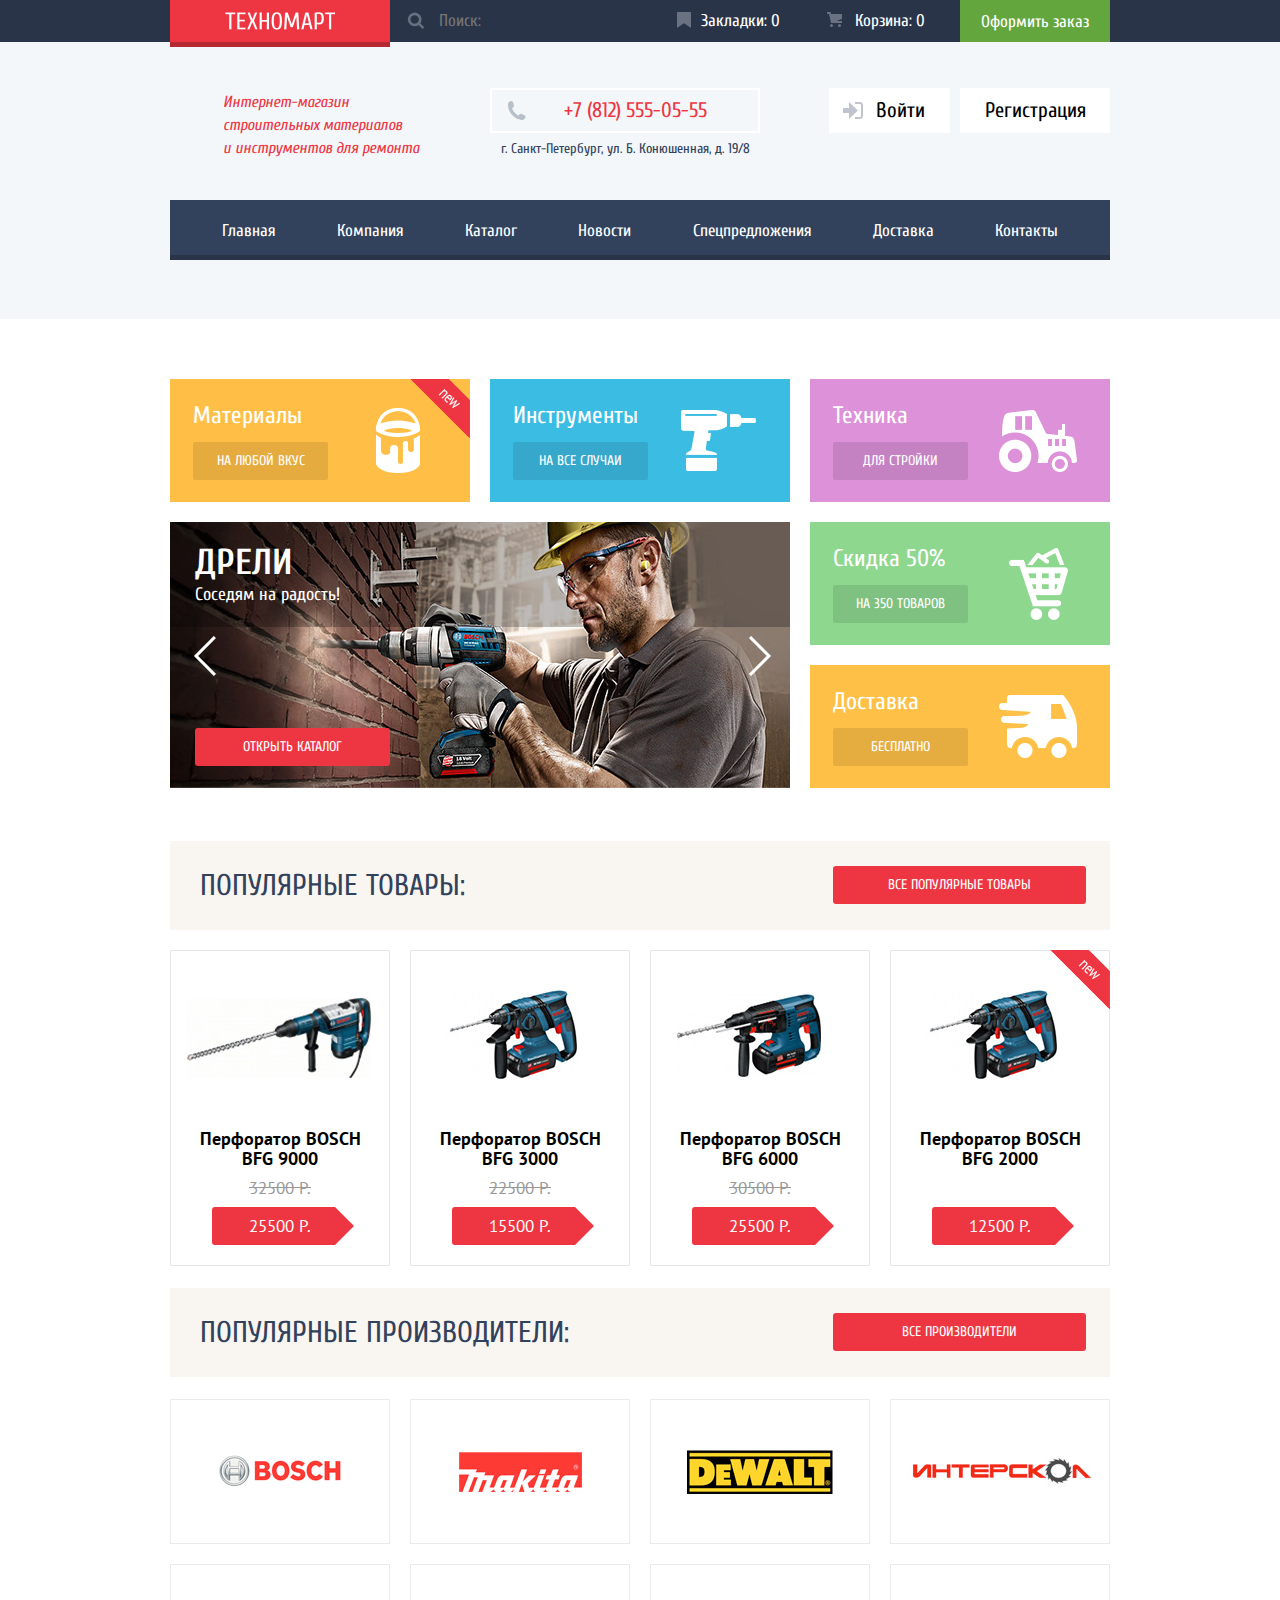
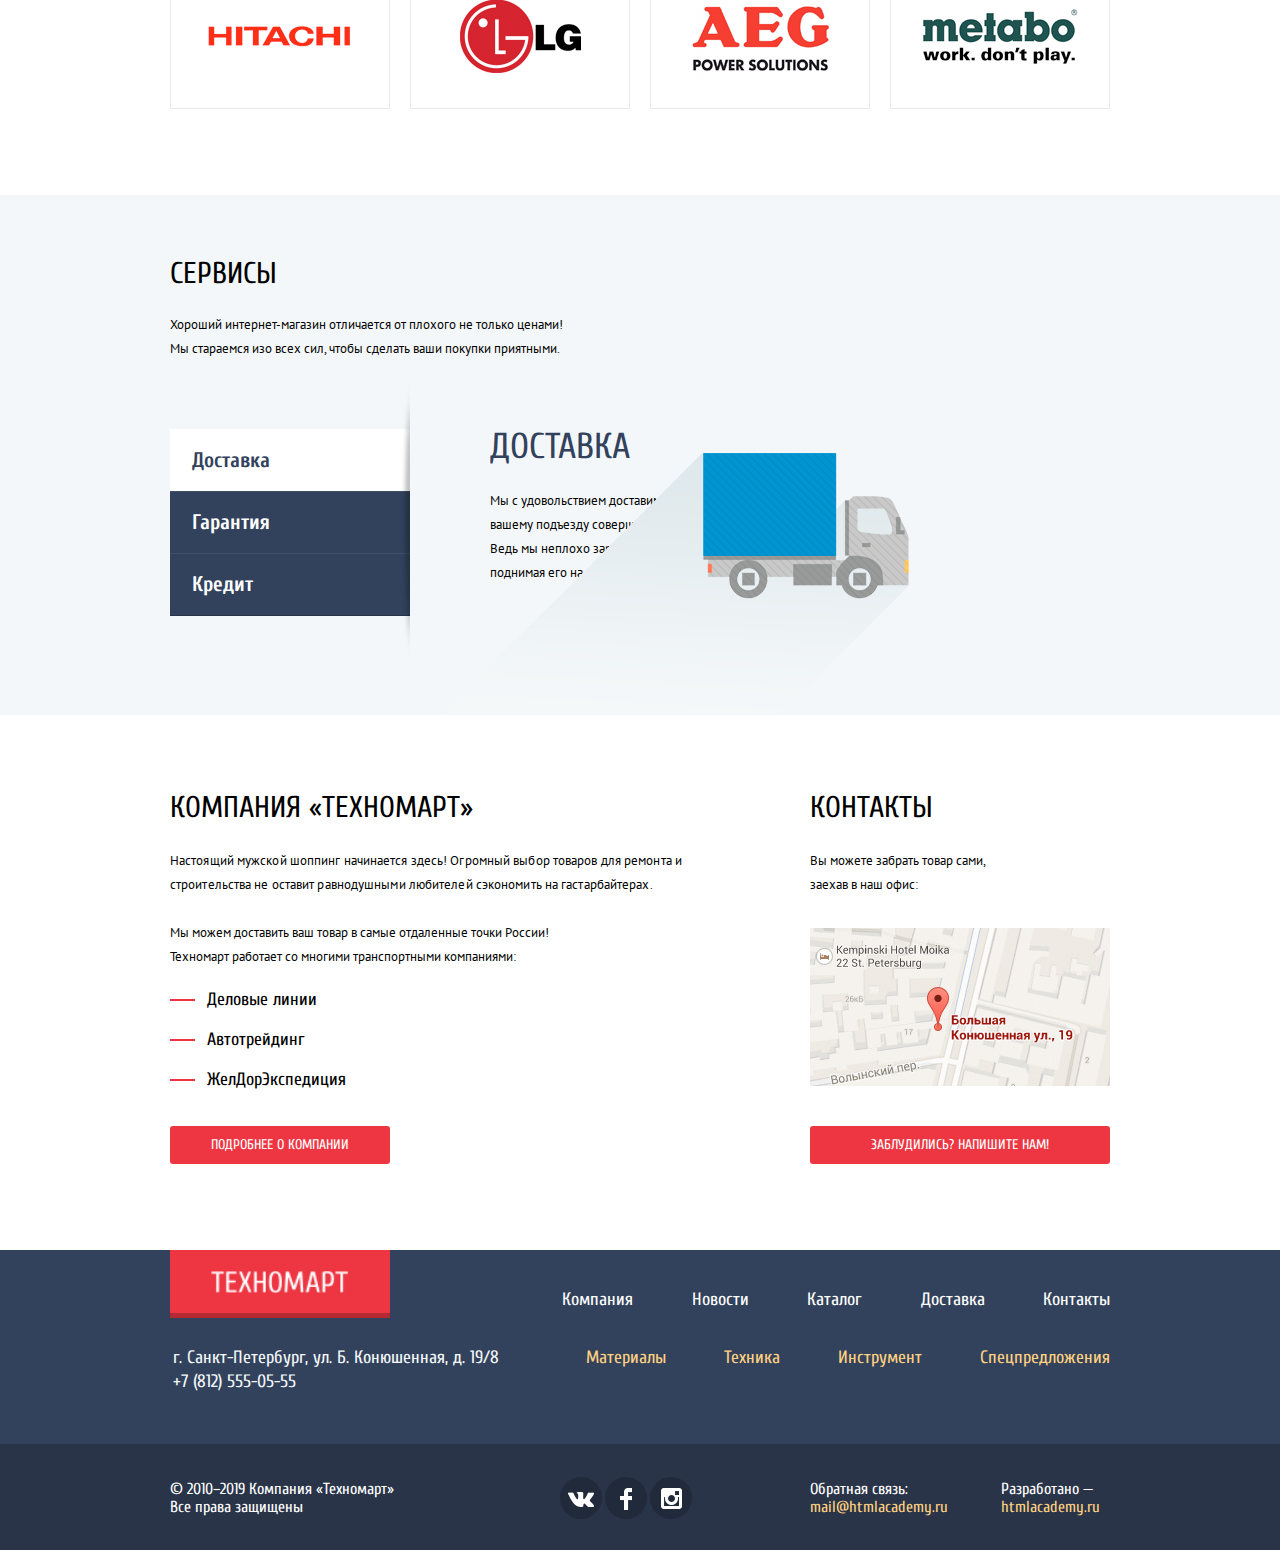
<file: index.html>
<!DOCTYPE html>
<html lang="ru">
  <head>
    <meta charset="utf-8">
    <meta name="format-detection" content="telephone=no">
    <title>HTML Academy: Техномарт</title>
    <link href="https://fonts.googleapis.com/css?family=Cuprum:400,400i,700&amp;subset=cyrillic" rel="stylesheet">
    <link href="https://fonts.googleapis.com/css?family=PT+Sans:400,700&amp;subset=cyrillic" rel="stylesheet">
    <link href="css/normalize.css" rel="stylesheet">
    <link href="css/style-mini.css" rel="stylesheet">
  </head>
  <body>
    <header class="main-header">
      <section class="upper-section">
        <h2 class="visually-hidden">Шапка сайта</h2>
        <div class="container">
          <a class="logo" href="index.html">
            <img src="img/technomart.png" width="111" height="18" alt="Техномарт"/>
          </a>
          <div class="search-section">
            <form action="#" method="get" enctype="multipart/form-data">
              <input id="search" type="search" name="main-search" placeholder="Поиск:" aria-label="Поиск">
              <label class="search-label" for="search"></label>
            </form>
          </div>
          <ul class="user-instruments">
            <li>
              <a class="bookmarks upper-section-button" href="bookmarks.html">Закладки: 0</a>
            </li>
            <li>
              <a class="cart upper-section-button" href="cart.html">Корзина: 0</a>
            </li>
          </ul>
          <a class="user-checkout" href="order.html">Оформить заказ</a>
        </div>
      </section>
      <section class="info-section">
        <h2 class="visually-hidden">Краткая информация и контакты</h2>
        <div class="container">
          <p class="text-about-company">Интернет-магазин<br>строительных материалов<br>и инструментов для ремонта</p>
          <div class="contacts">
            <a class="button phone-button" href="tel:+78125550555"><span>+7 (812) 555-05-55</span></a>
            <p class="address">г. Санкт-Петербург, ул. Б. Конюшенная, д. 19/8</p>
          </div>
          <ul class="user-main-buttons">
              <li>
                <a class="user-main-button login-button" href="login.html">
                  <svg xmlns="http://www.w3.org/2000/svg" width="20" height="17" viewBox="0 0 20 17">
                      <path fill="#32425C" d="M14.875 8.5L6 0v6H0v5h6v6z"/>
                      <path fill="#32425C" d="M16.986 15.01h-5.027V17h5.027c2.178 0 3.004-1.81 3.029-3.026V3.028C19.99 1.811 19.164 0 16.986 0h-5.027v1.99h5.027c.839 0 .992.681 1.01 1.057v10.904c-.017.376-.171 1.059-1.01 1.059z"/>
                  </svg>Войти
                </a>
            </li>
              <li><a class="user-main-button registration-button" href="registration.html">Регистрация</a></li>
          </ul>
        </div>
      </section>
      <nav class="main-navigation">
        <div class="container">
          <ul class="main-navigation-list">
            <li class="main-navigation-item"><a class="main-navigation-button" href="index.html">Главная</a></li>
            <li class="main-navigation-item"><a class="main-navigation-button" href="about.html">Компания</a></li>
            <li class="main-navigation-item"><a class="main-navigation-button" href="catalog.html">Каталог</a></li>
            <li class="main-navigation-item"><a class="main-navigation-button" href="news.html">Новости</a></li>
            <li class="main-navigation-item"><a class="main-navigation-button" href="special-offers.html">Спецпредложения</a></li>
            <li class="main-navigation-item"><a class="main-navigation-button" href="shipping.html">Доставка</a></li>
            <li class="main-navigation-item"><a class="main-navigation-button" href="contacts.html">Контакты</a></li>
          </ul>
        </div>
      </nav>
    </header>
    <main>
      <section class="infoblock-section">
        <h2 class="visually-hidden">Товары скидки доставка</h2>
        <div class="product-blocks container">
          <div class="infoblock product-block-materials">
            <div class="flag flag-new">новинка</div>
            <div class="infoblock-left-side">
              <h3>Материалы</h3>
              <a class="infoblock-button" href="materials.html">На любой вкус</a>
            </div>
            <div class="infoblock-right-side">
              <img src="img/icon-1.png" width="44" height="65" alt="Банка краски">
            </div>
          </div>
          <div class="infoblock product-block-instruments">
              <div class="infoblock-left-side">
                <h3>Инструменты</h3>
                <a class="infoblock-button" href="instruments.html">На все случаи</a>
              </div>
              <div class="infoblock-right-side">
                <img src="img/icon-2.png" width="75" height="61" alt="Шруповерт">
              </div>
          </div>
          <div class="infoblock product-block-tech">
              <div class="infoblock-left-side">
                <h3>Техника</h3>
                <a class="infoblock-button" href="tech.html">Для стройки</a>
              </div>
              <div class="infoblock-right-side">
                <img src="img/icon-3.png" width="78" height="62" alt="Трактор">
              </div>
          </div>
        </div>
        <div class="fiture-blocks container">
          <div class="slider">
            <div class="slider-controls">
              <button class="slide-button last-slide-button" type="button" name="last-slide"><img src="img/icon-left.png" width="22" height="40" alt="стрелка влево"></button>
              <button class="slide-button next-slide-button" type="button" name="next-slide"><img src="img/icon-right.png" width="22" height="40" alt="стрелка вправо"></button>
            </div>
            <ul class="slider-list">
              <li class="slide-on">
                <img class="slide-image" src="img/drill.jpg" width="620" height="266" alt="Мужик с дрелью">
                <h3>Дрели</h3>
                <p>Соседям на радость!</p>
                <a class="red-button slider-link-button" href="drills.html">Открыть каталог</a>
              </li>
              <li class="slide-off">
                <img class="slide-image" src="img/perf.jpg" width="620" height="266" alt="Мужик с перфоратором">
                <h3>Перфораторы</h3>
                <p>Настоящие мужские игрушки</p>
                <a class="red-button slider-link-button" href="drills.html">Открыть каталог</a>
              </li>
            </ul>
          </div>
          <div class="sevise-blocks">
            <div class="infoblock fiture-block-sale">
                <div class="infoblock-left-side">
                  <h3>Скидка 50%</h3>
                  <a class="infoblock-button" href="sale.html">На 350 товаров</a>
                </div>
                <div class="infoblock-right-side">
                  <img src="img/icon-4.png" width="59" height="72" alt="Трактор">
                </div>
            </div>
            <div class="infoblock fiture-block-ship">
                <div class="infoblock-left-side">
                  <h3>Доставка</h3>
                  <a class="infoblock-button" href="ship.html">Бесплатно</a>
                </div>
                <div class="infoblock-right-side">
                  <img src="img/icon-5.png" width="78" height="63" alt="Трактор">
                </div>
            </div>
          </div>
        </div>
      </section>
      <section class="popular-products-name">
        <div class="container">
          <h2>Популярные товары:</h2>
          <a class="red-button popular-products-button" href="#">Все популярные товары</a>
        </div>
      </section>
      <section class="popular-products">
        <h2 class="visually-hidden">Популярные товары список:</h2>
        <div class="container">
          <ul class="main-catalog-list">
            <li class="catalog-item main-catalog-item">
              <div class="actions">
                <a href="#" class="buy">Купить</a>
                <a href="#" class="bookmark">В закладки</a>
              </div>
              <div class="catalog-item-image"><img width="218" height="168" src="img/bosh-bfg-9000.jpg" alt="Товар"></div>
              <div class="catalog-item-title">Перфоратор BOSCH BFG 9000</div>
              <div class="old-price">32500 Р.</div>
              <div class="price">25500 Р.</div>
            </li>
            <li class="catalog-item main-catalog-item">
              <div class="actions">
                <a href="#" class="buy">Купить</a>
                <a href="#" class="bookmark">В закладки</a>
              </div>
              <div class="catalog-item-image"><img width="218" height="168" src="img/bosh-bfg-3000.jpg" alt="Товар"></div>
              <div class="catalog-item-title">Перфоратор BOSCH BFG 3000</div>
              <div class="old-price">22500 Р.</div>
              <div class="price">15500 Р.</div>
            </li>
            <li class="catalog-item main-catalog-item">
              <div class="actions">
                <a href="#" class="buy">Купить</a>
                <a href="#" class="bookmark">В закладки</a>
              </div>
              <div class="catalog-item-image"><img width="218" height="168" src="img/bosh-bfg-6000.jpg" alt="Товар"></div>
              <div class="catalog-item-title">Перфоратор BOSCH BFG 6000</div>
              <div class="old-price">30500 Р.</div>
              <div class="price">25500 Р.</div>
            </li>
            <li class="catalog-item main-catalog-item">
              <div class="flag flag-new">новинка</div>
              <div class="actions">
                <a href="#" class="buy">Купить</a>
                <a href="#" class="bookmark">В закладки</a>
              </div>
              <div class="catalog-item-image"><img width="218" height="168" src="img/bosh-bfg-2000.jpg" alt="Товар"></div>
              <div class="catalog-item-title">Перфоратор BOSCH BFG 2000</div>
              <div class="old-price"></div>
              <div class="price">12500 Р.</div>
            </li>
          </ul>
        </div>
      </section>
      <section class="popular-manufacturers-name">
        <div class="container">
          <h2>Популярные производители:</h2>
          <a class="red-button popular-manufacturers-button" href="#">Все производители</a>
        </div>
      </section>
      <section class="popular-manufacturers">
        <h2 class="visually-hidden">Популярные производители список:</h2>
        <div class="container">
          <a class="manufacturer-link" href="#"><img src="img/bosch.png" width="126" height="37" alt="bosh"></a>
          <a class="manufacturer-link" href="#"><img src="img/makita.png" width="123" height="40" alt="makita"></a>
          <a class="manufacturer-link" href="#"><img src="img/dewalt.png" width="146" height="44" alt="dewalt"></a>
          <a class="manufacturer-link" href="#"><img src="img/interscol.png" width="200" height="88" alt="interscol"></a>
          <a class="manufacturer-link" href="#"><img src="img/hitachi.png" width="169" height="31" alt="hitachi"></a>
          <a class="manufacturer-link" href="#"><img src="img/lg.png" width="121" height="73" alt="lg"></a>
          <a class="manufacturer-link" href="#"><img src="img/aeg.png" width="151" height="96" alt="aeg"></a>
          <a class="manufacturer-link" href="#"><img src="img/metabo.png" width="204" height="69" alt="metabo"></a>
        </div>
      </section>
      <section class="services">
        <div class="container">
          <h2>Сервисы</h2>
          <p>Хороший интернет-магазин отличается от плохого не только ценами!</p>
          <p>Мы стараемся изо всех сил, чтобы сделать ваши покупки приятными.</p>
          <div class="index-columns">
            <div class="services-buttons">
              <ul>
                <li><button class="services-button ship-button active" type="button" name="ship">Доставка</button></li>
                <li><button class="services-button warranty-button" type="button" name="warranty">Гарантия</button></li>
                <li><button class="services-button credit-button" type="button" name="credit">Кредит</button></li>
              </ul>
            </div>
            <ul class="services-info">
              <li class="services-ship services-show">
                <h3>Доставка</h3>
                <p>Мы с удовольствием доставим ваш товар прямо
                  к вашему подъезду совершенно бесплатно!</p>
                <p>Ведь мы неплохо заработаем,<br>
                  поднимая его на ваш этаж!</p>
                <img class="services-picture-car" src="img/ship.png" width="468" height="261" alt="Автомобиль доставки">
              </li>
              <li class="services-garanty hide-service">
                <h3>Гарантия</h3>
                <p>Если купленный у нас товар поломается или заискрит,<br>
                  а также в случае пожара, спровоцированного его
                  возгаранием, вы всегда можете быть уверены
                  в нашей гарантии. Мы обменяем сгоревший товар на
                  новый.</p>
                <p>Дом уж восстановите как-нибудь сами.</p>
                <img class="services-picture-garanty" src="img/garanty.png" width="389" height="283" alt="Медаль">
              </li>
              <li class="services-credit hide-service">
                <h3>Кредит</h3>
                <p>Залезть в долговую яму стало проще!</p>
                <p>Кредитные консультанты придут вам на помощь.</p>
                <button class="red-button credit-button-1" type="button" name="credit-button">Отправить заявку</button>
                <img class="services-picture-credit" src="img/credit.png" width="465" height="285" alt="Купюры">
              </li>
            </ul>
          </div>
        </div>
      </section>
      <div class="flex-container container">
        <section class="our-company">
          <h2>Компания «Техномарт»</h2>
          <p class="main-text-our-company">Настоящий мужской шоппинг начинается здесь! Огромный выбор товаров для ремонта и строительства не оставит равнодушными любителей сэкономить на гастарбайтерах.</p>
          <p class="main-text-our-company">Мы можем доставить ваш товар в самые отдаленные точки России!</p>
          <p class="main-text-our-company">Техномарт работает со многими транспортными компаниями:</p>
          <ul class="transport-companies">
            <li>Деловые линии</li>
            <li>Автотрейдинг</li>
            <li>ЖелДорЭкспедиция</li>
          </ul>
          <a class="red-button about-company-button" href="about.html">Подробнее о компании</a>
        </section>
        <section class="contacts-info">
          <h2>Контакты</h2>
          <p class="main-text-contacts">Вы можете забрать товар сами,<br>заехав в наш офис:</p>
          <a class="map-button" href="map.html"></a>
          <a class="red-button contact-us-button" href="contact-us.html">Заблудились? Напишите нам!</a>
        </section>
      </div>
    </main>
    <footer class="footer">
      <div class="footer-info">
        <div class="container">
          <div class="footer-column-1">
            <a class="footer-logo" href="index.html"><img src="img/technomart.png" width="138" height="23" alt="Техномарт"/></a>
            <p class="footer-address">
              г. Санкт-Петербург, ул. Б. Конюшенная, д. 19/8<br>
              +7 (812) 555-05-55
            </p>
          </div>
          <div class="footer-column-2">
            <ul class="footer-navigation">
              <li><a href="about.html">Компания</a></li>
              <li><a href="news.html">Новости</a></li>
              <li><a href="catalog.html">Каталог</a></li>
              <li><a href="shipping.html">Доставка</a></li>
              <li><a href="contacts.html">Контакты</a></li>
            </ul>
            <ul class="market-navigation">
              <li><a href="materials.html">Материалы</a></li>
              <li><a href="tech.html">Техника</a></li>
              <li><a href="instrument.html">Инструмент</a></li>
              <li><a href="special-offers.html">Спецпредложения</a></li>
            </ul>
          </div>
        </div>
      </div>
      <div class="main-footer">
        <div class="container">
          <div class="footer-company">
            <p>
              © 2010–2019 Компания «Техномарт»<br>
              Все права защищены
            </p>
          </div>
          <div class="footer-social">
            <ul>
              <li><a class="social-button vk-button" href="#"><img src="img/vk-icon.png" width="26" height="15" alt="Иконка Вконтакте"></a></li>
              <li><a class="social-button fb-button" href="#"><img src="img/fb-icon.png" width="12" height="22" alt="Иконка Фейсбук"></a></li>
              <li><a class="social-button inst-button" href="#"><img src="img/insta-icon.png" width="21" height="21" alt="Иконка Инстаграм"></a></li>
            </ul>
          </div>
          <div class="contact-info">
            <div class="footer-feedback">
                <span>Обратная связь:</span>
                <a class="footer-link" href="mailto:mail@htmlacademy.ru">mail@htmlacademy.ru</a>
            </div>
            <div class="footer-copyright">
                <span>Разработано —</span>
                <a class="footer-link" href="https://htmlacademy.ru/intensive/htmlcss">htmlacademy.ru</a>
            </div>
          </div>
        </div>
      </div>
    </footer>
    <section class="modal modal-write-us">
      <h2 class="visually-hidden">Напишите нам!</h2>
      <button class="modal-close" type="button" name="modal-close">Закрыть</button>
      <form class="feedback-form" action="https://echo.htmlacademy.ru" method="post">
        <div class="form-answer">
          <div>
            <label>
              <span class="form-answer-title">Ваше имя:</span>
              <input class="form-input" type="text" name="name" placeholder="Имя Фамилия" aria-label="Ваше-имя">
            </label>
          </div>
          <div>
            <label>
              <span class="form-answer-title">Ваш e-mail:</span>
              <input class="form-input" type="email" name="email" placeholder="email@example.com" aria-label="Ваш-e-mail">
            </label>
          </div>
        </div>
        <div class="form-text-area">
          <label>
            <span class="form-answer-title">Текст письма:</span>
            <textarea name="letter-text" placeholder="В свободной форме"></textarea>
          </label>
        </div>
        <button class="red-button feedback-button" type="submit" name="feedback-button">Отправить</button>
      </form>
    </section>
    <section class="modal modal-map">
      <button class="modal-close" type="button" name="modal-close">Закрыть</button>
      <h2 class="visually-hidden">Как проехать</h2>
      <iframe src="https://www.google.com/maps/embed?pb=!1m18!1m12!1m3!1d1998.6037872533252!2d30.320858716324643!3d59.938716481876185!2m3!1f0!2f0!3f0!3m2!1i1024!2i768!4f13.1!3m3!1m2!1s0x4696310fca145cc1%3A0x42b32648d8238007!2z0JHQvtC70YzRiNCw0Y8g0JrQvtC90Y7RiNC10L3QvdCw0Y8g0YPQuy4sIDE5LzgsINCh0LDQvdC60YIt0J_QtdGC0LXRgNCx0YPRgNCzLCAxOTExODY!5e0!3m2!1sru!2sru!4v1552421851513" width="940" height="446" style="border: none;" allowfullscreen></iframe>
    </section>
    <script src="js/script-mini.js"></script>
  </body>
</html>
</file>
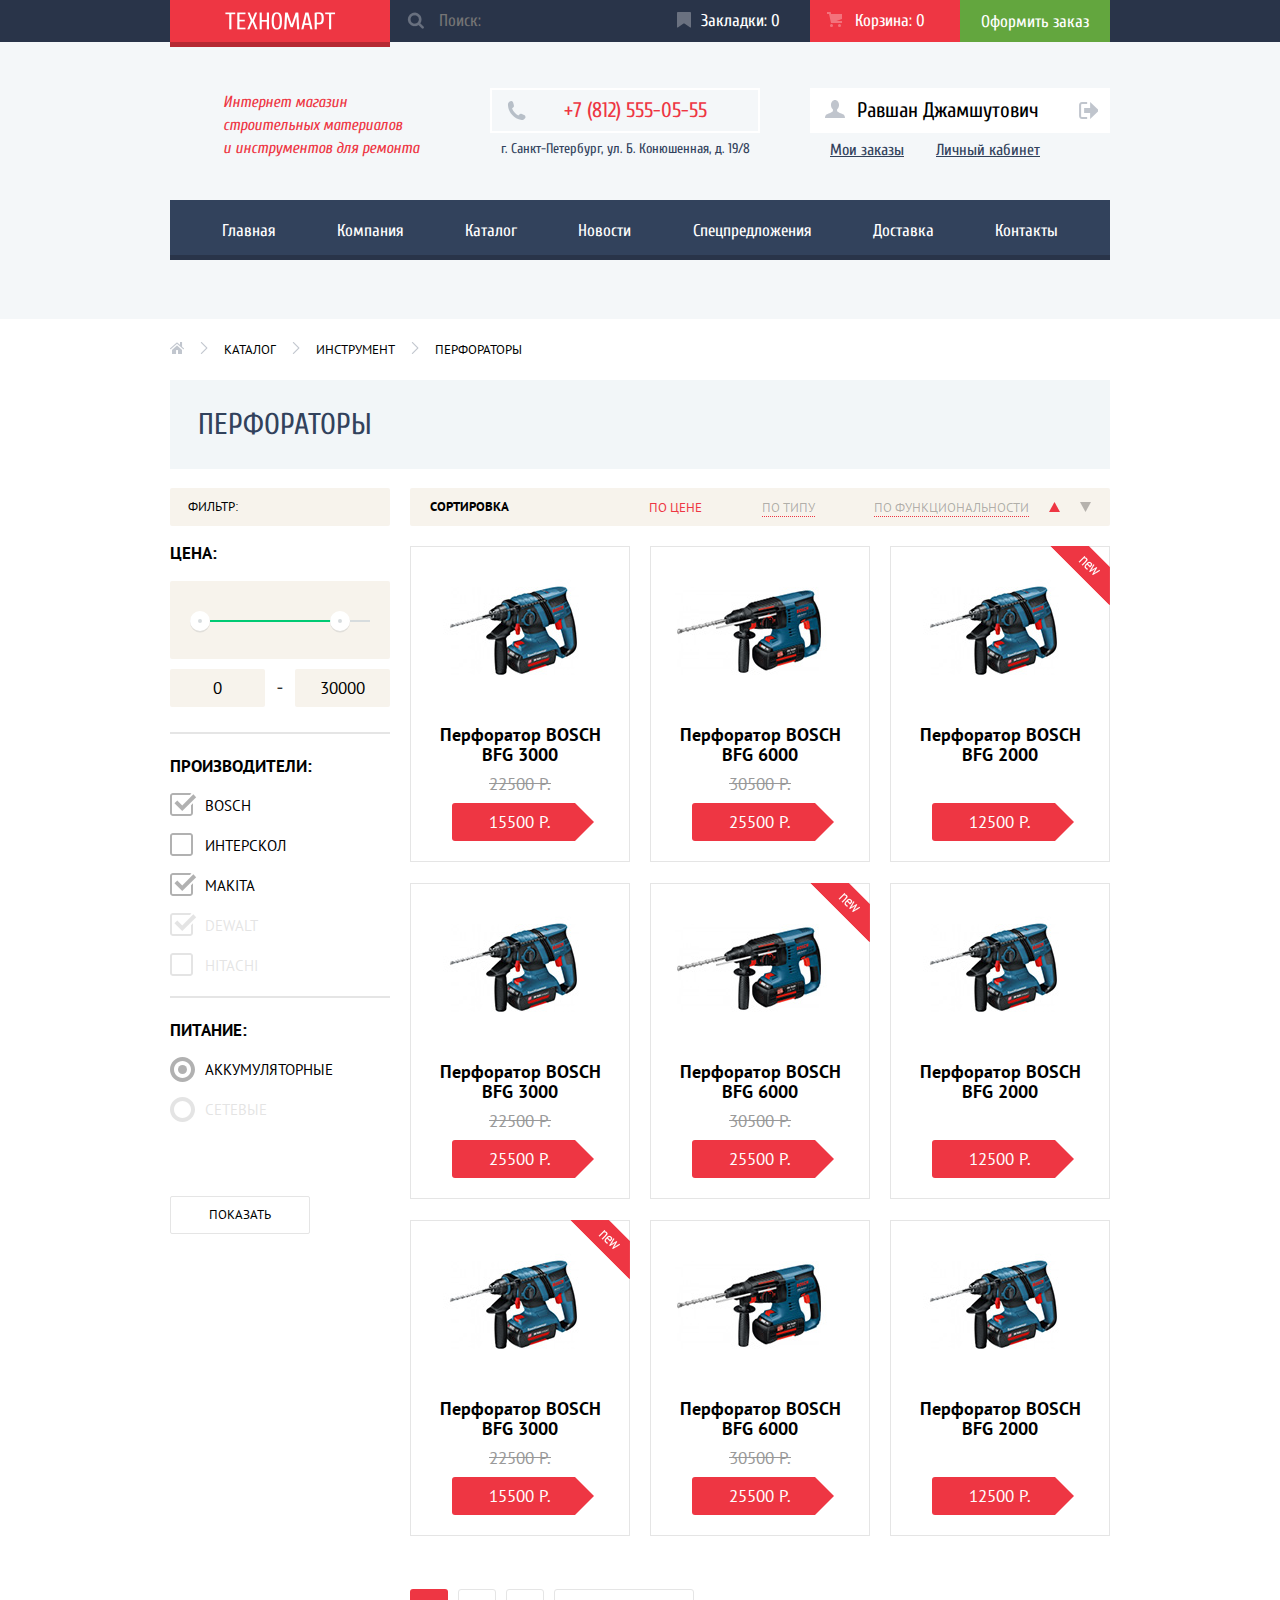
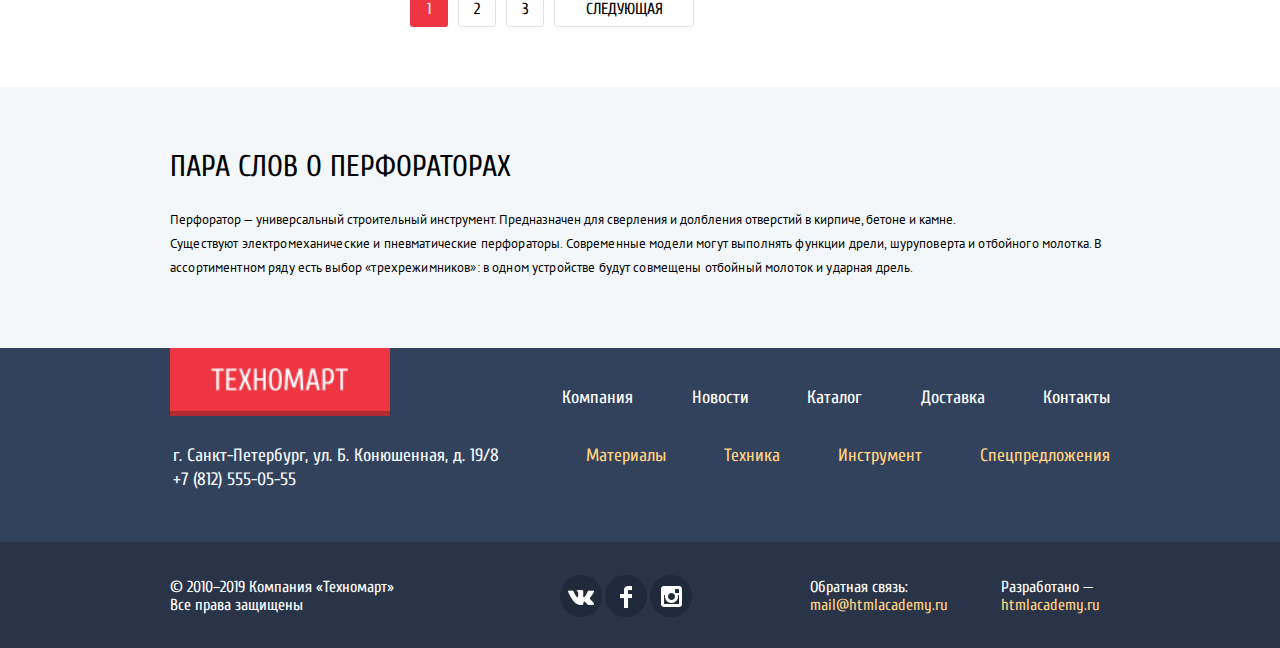
<file: catalog.html>
<!DOCTYPE html>
<html lang="ru">
  <head>
    <meta charset="utf-8">
    <meta name="format-detection" content="telephone=no">
    <title>HTML Academy: Техномарт Каталог</title>
    <link href="https://fonts.googleapis.com/css?family=Cuprum:400,400i,700&amp;subset=cyrillic" rel="stylesheet">
    <link href="https://fonts.googleapis.com/css?family=PT+Sans:400,700&amp;subset=cyrillic" rel="stylesheet">
    <link href="css/normalize.css" rel="stylesheet">
    <link href="css/style-mini.css" rel="stylesheet">
  </head>
  <body>
    <header class="main-header">
      <section class="upper-section">
        <h2 class="visually-hidden">Шапка сайта</h2>
        <div class="container">
          <a class="logo" href="index.html">
            <img src="img/technomart.png" width="111" height="18" alt="Техномарт"/>
          </a>
          <div class="search-section">
            <form action="#" method="get" enctype="multipart/form-data">
              <input id="search" type="search" name="main-search" placeholder="Поиск:" aria-label="Поиск">
              <label class="search-label" for="search"></label>
            </form>
          </div>
          <ul class="user-instruments">
            <li>
              <a class="bookmarks upper-section-button" href="bookmarks.html">Закладки: 0</a>
            </li>
            <li>
              <a class="cart cart-catalog upper-section-button" href="cart.html">Корзина: 0</a>
            </li>
          </ul>
          <a class="user-checkout" href="order.html">Оформить заказ</a>
        </div>
      </section>
      <section class="info-section">
        <h2 class="visually-hidden">Краткая информация и контакты</h2>
        <div class="container">
          <p class="text-about-company">Интернет магазин<br>строительных материалов<br>и инструментов для ремонта</p>
          <div class="contacts">
            <a class="button phone-button" href="tel:+78125550555"><span>+7 (812) 555-05-55</span></a>
            <p class="address">г. Санкт-Петербург, ул. Б. Конюшенная, д. 19/8</p>
          </div>
          <div class="main-panel">
            <div class="user-profile">
              <a class="user-profile-button" href="user-profile.html">Равшан Джамшутович</a>
              <a class="logout-button" href="deautoris.html" aria-label="Кнопа-выхода-из-аккаунта"></a>
            </div>
            <ul class="user-profile-links">
              <li><a href="shops.html">Мои заказы</a></li>
              <li><a href="private.html">Личный кабинет</a></li>
            </ul>
          </div>
        </div>
      </section>
      <nav class="main-navigation">
        <div class="container">
          <ul class="main-navigation-list">
            <li class="main-navigation-item"><a class="main-navigation-button" href="index.html">Главная</a></li>
            <li class="main-navigation-item"><a class="main-navigation-button" href="about.html">Компания</a></li>
            <li class="main-navigation-item"><a class="main-navigation-button" href="catalog.html">Каталог</a></li>
            <li class="main-navigation-item"><a class="main-navigation-button" href="news.html">Новости</a></li>
            <li class="main-navigation-item"><a class="main-navigation-button" href="special-offers.html">Спецпредложения</a></li>
            <li class="main-navigation-item"><a class="main-navigation-button" href="shipping.html">Доставка</a></li>
            <li class="main-navigation-item"><a class="main-navigation-button" href="contacts.html">Контакты</a></li>
          </ul>
        </div>
      </nav>
    </header>
    <main>
      <section class="catalog-navigation-section">
        <h2 class="visually-hidden">Навигация по каталогу товаров</h2>
        <div class="container">
          <ul class="catalog-navigation">
            <li class="catalog-navigation-item"><a href="index.html"><img src="img/icon-home.png" width="14" height="12" alt="Иконка домика"></a></li>
            <li class="catalog-navigation-item"><img src="img/icon-right-small.png" width="8" height="12" alt="Иконка стрелка вправо"></li>
            <li class="catalog-navigation-item"><a class="catalog-button catalog-main-button" href="catalog-main.html">Каталог</a></li>
            <li class="catalog-navigation-item"><img src="img/icon-right-small.png" width="8" height="12" alt="Иконка стрелка вправо"></li>
            <li class="catalog-navigation-item"><a class="catalog-button catalog-instruments-button" href="catalog-instruments.html">Инструмент</a></li>
            <li class="catalog-navigation-item"><img src="img/icon-right-small.png" width="8" height="12" alt="Иконка стрелка вправо"></li>
            <li class="catalog-navigation-item"><a class="catalog-button catalog-perforators-button" href="catalog-perforators.html">Перфораторы</a></li>
          </ul>
        </div>
      </section>
      <section class="product-name">
        <div class="container">
          <h2>Перфораторы</h2>
        </div>
      </section>
      <div class="mane-container">
        <div class="container">
          <section class="product-filter">
            <div class="product-filter-title">
              <h2>Фильтр:</h2>
            </div>
            <form class="filter" method="get" action="https://echo.htmlacademy.ru">
              <h3 class="price-counter">Цена:</h3>
              <div class="filter-range-slider">
                <div class="price-range">
                  <div class="ui-slider-controls-block">
                    <div class="slider-filter-bar slider-filter-bar-0" style="position: absolute; left: 160px; right: 0px;"></div>
                    <div class="slider-filter-bar slider-filter-bar-1" style="position: absolute; left: 0px; right: 30px;"></div>
                    <div class="slider-filter-bar slider-filter-bar-2" style="position: absolute; left: 0px; right: 160px;"></div>
                    <div class="range-handle range-handle-lower" role="slider" aria-valuenow="0" aria-valuemin="0" aria-valuemax="40000" style="position: absolute; z-index: 2; left:0px;"></div>
                    <div class="range-handle range-handle-upper" role="slider" aria-valuenow="30000" aria-valuemin="0" aria-valuemax="40000" style="position: absolute; z-index: 1; left:140px;"></div>
                  </div>
                </div>
                <div class="price-values">
                  <input type="text" name="price-from" value="0">
                  <div class="defice"><span>-</span></div>
                  <input type="text" name="price-for" value="30000">
                </div>
              </div>
              <hr  class="filter-line">
              <fieldset class="manufacturers-filter">
                <legend>Производители:</legend>
                <ul class="producer-filter-list">
                  <li class="filter-option">
                    <label class="check">
                      <input class="visually-hidden check-input" type="checkbox" name="BOSCH" checked>
                      <span class="check-box"></span>
                      <span>BOSCH</span>
                    </label>
                  </li>
                  <li class="filter-option">
                    <label class="check">
                      <input class="visually-hidden check-input" type="checkbox" name="ИНТЕРСКОЛ">
                      <span class="check-box"></span>
                      <span>ИНТЕРСКОЛ</span>
                    </label>
                  </li>
                  <li class="filter-option">
                    <label class="check">
                      <input class="visually-hidden check-input" type="checkbox" name="MAKITA" checked>
                      <span class="check-box"></span>
                      <span>MAKITA</span>
                    </label>
                  </li>
                  <li class="filter-option">
                    <label class="check">
                      <input class="visually-hidden check-input" type="checkbox" name="DEWALT" disabled checked>
                      <span class="check-box"></span>
                      <span>DEWALT</span>
                    </label>
                  </li>
                  <li class="filter-option">
                    <label class="check">
                      <input class="visually-hidden check-input" type="checkbox" name="HITACHI" disabled>
                      <span class="check-box"></span>
                      <span>HITACHI</span>
                    </label>
                  </li>
                </ul>
              </fieldset>
              <hr  class="filter-line">
              <fieldset class="akb-filter">
                <legend>Питание:</legend>
                <ul class="power-filter-list">
                  <li class="filter-option">
                    <label class="radio">
                      <input class="visually-hidden radio-input" type="radio" name="АККУМУЛЯТОРНЫЕ" checked>
                      <span class="radio-button"></span>
                      <span>АККУМУЛЯТОРНЫЕ</span>
                    </label>
                  </li>
                  <li class="filter-option">
                    <label class="radio">
                      <input class="visually-hidden radio-input" type="radio" name="СЕТЕВЫЕ" disabled>
                      <span class="radio-button"></span>
                      <span>СЕТЕВЫЕ</span>
                    </label>
                  </li>
                </ul>
              </fieldset>
              <button class="button filter-button" type="submit">Показать</button>
          </form>
          </section>
          <div class="sort-and-catalog">
            <section class="sort">
              <h2>Сортировка</h2>
              <ul class="sort-buttons">
                <li><a class="sort-button sort-button-by-price active" href="#">По цене</a></li>
                <li><a class="sort-button sort-button-by-type" href="#">По типу</a></li>
                <li><a class="sort-button sort-button-by-functionality" href="#">По функциональности</a></li>
              </ul>
              <a class="filter-icon filter-icon-up active" href="#" aria-label="Стрелка-фильтра-вверх">
                <svg xmlns="http://www.w3.org/2000/svg" width="11" height="10" viewBox="0 0 11 10">
                    <path fill="#231F20" d="M5.5 0L0 10h11z"/>
                </svg>
              </a>
              <a class="filter-icon filter-icon-down" href="#" aria-label="Стрелка-фильтра-вниз">
                <svg xmlns="http://www.w3.org/2000/svg" width="11" height="10" viewBox="0 0 11 10">
                  <path fill="#231F20" d="M5.5 10L0 0h11"/>
              </svg>
              </a>
            </section>
            <section class="catalog">
              <h2 class="visually-hidden">Список товаров</h2>
              <ul class="catalog-list">
                <li class="catalog-item">
                  <div class="actions">
                    <button type="button" class="buy">Купить</button>
                    <a href="#" class="bookmark">В закладки</a>
                  </div>
                  <div class="catalog-item-image"><img width="218" height="168" src="img/bosh-bfg-3000.jpg" alt="Товар"></div>
                  <div class="catalog-item-title">Перфоратор BOSCH BFG 3000</div>
                  <div class="old-price">22500 Р.</div>
                  <div class="price">15500 Р.</div>
                </li>
                <li class="catalog-item">
                  <div class="actions">
                    <button type="button" class="buy">Купить</button>
                    <a href="#" class="bookmark">В закладки</a>
                  </div>
                  <div class="catalog-item-image"><img width="218" height="168" src="img/bosh-bfg-6000.jpg" alt="Товар"></div>
                  <div class="catalog-item-title">Перфоратор BOSCH BFG 6000</div>
                  <div class="old-price">30500 Р.</div>
                  <div class="price">25500 Р.</div>
                </li>
                <li class="catalog-item">
                  <div class="flag flag-new">новинка</div>
                  <div class="actions">
                    <button type="button" class="buy">Купить</button>
                    <a href="#" class="bookmark">В закладки</a>
                  </div>
                  <div class="catalog-item-image"><img width="218" height="168" src="img/bosh-bfg-2000.jpg" alt="Товар"></div>
                  <div class="catalog-item-title">Перфоратор BOSCH BFG 2000</div>
                  <div class="old-price"></div>
                  <div class="price">12500 Р.</div>
                </li>
                <li class="catalog-item">
                  <div class="actions">
                    <button type="button" class="buy">Купить</button>
                    <a href="#" class="bookmark">В закладки</a>
                  </div>
                  <div class="catalog-item-image"><img width="218" height="168" src="img/bosh-bfg-3000.jpg" alt="Товар"></div>
                  <div class="catalog-item-title">Перфоратор BOSCH BFG 3000</div>
                  <div class="old-price">22500 Р.</div>
                  <div class="price">25500 Р.</div>
                </li>
                <li class="catalog-item">
                  <div class="flag flag-new">новинка</div>
                  <div class="actions">
                    <button type="button" class="buy">Купить</button>
                    <a href="#" class="bookmark">В закладки</a>
                  </div>
                  <div class="catalog-item-image"><img width="218" height="168" src="img/bosh-bfg-6000.jpg" alt="Товар"></div>
                  <div class="catalog-item-title">Перфоратор BOSCH BFG 6000</div>
                  <div class="old-price">30500 Р.</div>
                  <div class="price">25500 Р.</div>
                </li>
                <li class="catalog-item">
                  <div class="actions">
                    <button type="button" class="buy">Купить</button>
                    <a href="#" class="bookmark">В закладки</a>
                  </div>
                  <div class="catalog-item-image"><img width="218" height="168" src="img/bosh-bfg-2000.jpg" alt="Товар"></div>
                  <div class="catalog-item-title">Перфоратор BOSCH BFG 2000</div>
                  <div class="old-price"></div>
                  <div class="price">12500 Р.</div>
                </li>
                <li class="catalog-item">
                  <div class="flag flag-new">новинка</div>
                  <div class="actions">
                    <button type="button" class="buy">Купить</button>
                    <a href="#" class="bookmark">В закладки</a>
                  </div>
                  <div class="catalog-item-image"><img width="218" height="168" src="img/bosh-bfg-3000.jpg" alt="Товар"></div>
                  <div class="catalog-item-title">Перфоратор BOSCH BFG 3000</div>
                  <div class="old-price">22500 Р.</div>
                  <div class="price">15500 Р.</div>
                </li>
                <li class="catalog-item">
                  <div class="actions">
                    <button type="button" class="buy">Купить</button>
                    <a href="#" class="bookmark">В закладки</a>
                  </div>
                  <div class="catalog-item-image"><img width="218" height="168" src="img/bosh-bfg-6000.jpg" alt="Товар"></div>
                  <div class="catalog-item-title">Перфоратор BOSCH BFG 6000</div>
                  <div class="old-price">30500 Р.</div>
                  <div class="price">25500 Р.</div>
                </li>
                <li class="catalog-item">
                  <div class="actions">
                    <button type="button" class="buy">Купить</button>
                    <a href="#" class="bookmark">В закладки</a>
                  </div>
                  <div class="catalog-item-image"><img width="218" height="168" src="img/bosh-bfg-2000.jpg" alt="Товар"></div>
                  <div class="catalog-item-title">Перфоратор BOSCH BFG 2000</div>
                  <div class="old-price"></div>
                  <div class="price">12500 Р.</div>
                </li>
              </ul>
              <ul class="product-pages">
                <li><a class="product-page product-page-1 active" href="#">1</a></li>
                <li><a class="product-page product-page-2" href="#">2</a></li>
                <li><a class="product-page product-page-3" href="#">3</a></li>
                <li><a class="product-page product-page-next" href="#">Следующая</a></li>
              </ul>
            </section>
          </div>
        </div>
      </div>
      <section class="about-perforators">
        <div class="container">
          <h2>Пара слов о перфораторах</h2>
          <p>Перфоратор — универсальный строительный инструмент. Предназначен для сверления и долбления отверстий в кирпиче, бетоне и камне.</p>
          <p>Существуют электромеханические и пневматические перфораторы. Современные модели могут выполнять функции дрели, шуруповерта и отбойного молотка. В
            ассортиментном ряду есть выбор «трехрежимников»: в одном устройстве будут совмещены отбойный молоток и ударная дрель.</p>
        </div>
      </section>
    </main>
    <footer class="footer">
      <div class="footer-info">
        <div class="container">
          <div class="footer-column-1">
            <a class="footer-logo" href="index.html"><img src="img/technomart.png" width="138" height="23" alt="Техномарт"/></a>
            <p class="footer-address">
              г. Санкт-Петербург, ул. Б. Конюшенная, д. 19/8<br>
              +7 (812) 555-05-55
            </p>
          </div>
          <div class="footer-column-2">
            <ul class="footer-navigation">
              <li><a href="about.html">Компания</a></li>
              <li><a href="news.html">Новости</a></li>
              <li><a href="catalog.html">Каталог</a></li>
              <li><a href="shipping.html">Доставка</a></li>
              <li><a href="contacts.html">Контакты</a></li>
            </ul>
            <ul class="market-navigation">
              <li><a href="materials.html">Материалы</a></li>
              <li><a href="tech.html">Техника</a></li>
              <li><a href="instrument.html">Инструмент</a></li>
              <li><a href="special-offers.html">Спецпредложения</a></li>
            </ul>
          </div>
        </div>
      </div>
      <div class="main-footer">
        <div class="container">
          <div class="footer-company">
            <p>
              © 2010–2019 Компания «Техномарт»<br>
              Все права защищены
            </p>
          </div>
          <div class="footer-social">
            <ul>
              <li><a class="social-button vk-button" href="#"><img src="img/vk-icon.png" width="26" height="15" alt="Иконка Вконтакте"></a></li>
              <li><a class="social-button fb-button" href="#"><img src="img/fb-icon.png" width="12" height="22" alt="Иконка Фейсбук"></a></li>
              <li><a class="social-button inst-button" href="#"><img src="img/insta-icon.png" width="21" height="21" alt="Иконка Инстаграм"></a></li>
            </ul>
          </div>
          <div class="contact-info">
            <div class="footer-feedback">
                <span>Обратная связь:</span>
                <a class="footer-link" href="mailto:mail@htmlacademy.ru">mail@htmlacademy.ru</a>
            </div>
            <div class="footer-copyright">
                <span>Разработано —</span>
                <a class="footer-link" href="https://htmlacademy.ru/intensive/htmlcss">htmlacademy.ru</a>
            </div>
          </div>
        </div>
      </div>
    </footer>
    <section class="modal modal-cart-plus">
      <div class="modal-container">
        <button class="modal-close" type="button" name="modal-close">Закрыть</button>
        <div class="modal-cart-text">
          <img src="img/form-1.svg" width="66" height="66" alt="Зеленая галочка">
          <h2 class="modal-main">Товар добавлен в корзину!</h2>
        </div>
        <div class="modal-cart-buttons">
          <a class="button red-button checkout-button" href="#">Оформить заказ</a>
          <button class="button continue-button" type="button" name="continue-button">Продолжить покупки</button>
        </div>
      </div>
    </section>
    <script src="js/script-catalog-mini.js"></script>
  </body>
</html>
</file>
<file: css/style-mini.css>
body{margin:0;padding:0;font-family:'Cuprum',Arial,sans-serif;color:#000;font-weight:400;min-width:1200px;min-height:1750px}a{text-decoration:none;color:#fff}section{border:1px solid transparent}img{max-width:100%;height:auto}header{background-color:#f4f7f9}.visually-hidden{position:absolute;width:1px;height:1px;margin:-1px;border:0;padding:0;clip:rect(0 0 0 0);overflow:hidden}.red-button{font:inherit;text-align:center;color:#fff;vertical-align:middle;text-transform:uppercase;background-color:#ee3643;border:none;border-radius:3px;padding:10px 30px;outline:none}.red-button:hover,.red-button:focus{background-color:#ca2c37}.red-button:active{background-color:#ba2732}.container{width:940px;margin:0 auto;padding:0 10px}.upper-section{height:42px;border:none;font-size:17px;line-height:18px;color:#fff;background-color:#293449;margin-bottom:45px;padding:0}.upper-section .container{height:inherit;display:-webkit-box;display:-moz-box;display:-ms-flexbox;display:-webkit-flex;display:flex;align-items:center;position:relative}.logo{display:block;position:relative;margin:0;box-sizing:border-box;text-align:center;width:220px;height:100%;background-color:#ee3643}.logo img{padding-top:12px}.logo:hover,.logo:focus{background-color:#ca2c37}.logo:active{background-color:#ba2732}.logo::before{content:"";position:absolute;bottom:-5px;right:0;width:220px;height:5px;background-color:#b52933}.logo:hover::before,.logo:focus::before{background-color:#992129}.logo:active::before{background-color:#8D1D26}.search-section{display:block;position:relative;float:left;width:270px;color:#fff;background-color:#293449}.search-section form{display:block;margin:0}.search-section input{width:100%;padding:12px 0 12px 49px;font:inherit;font-size:17px;line-height:18px;font-weight:400;font-style:normal;color:#fff;background-color:#293449;border:none}.search-label{position:absolute;top:12px;left:17px;z-index:20;width:20px;height:20px;background:url(../img/sprite.png) no-repeat;background-position:-106px -1px;cursor:pointer}.search-section input:hover{background:#212a3a;border:none}.search-section input:focus{color:#000;background:#fff;outline:none}.search-section input:hover + label{background:url(../img/sprite.png) no-repeat;background-position:-106px -51px}.search-section input:focus + label{background:url(../img/sprite.png) no-repeat;background-position:-207px -151px}.user-instruments{height:100%;margin:0;padding:0;width:300px;list-style-type:none;display:-webkit-box;display:-moz-box;display:-ms-flexbox;display:-webkit-flex;display:flex;justify-content:flex-end;box-sizing:border-box}.upper-section input,.upper-section a,.upper-section button{outline:none}.upper-section-button{display:block;position:relative;margin:0;font-size:17px;text-align:center;width:100px;padding:12px 0;padding-right:20px;padding-left:30px}.bookmarks::before{content:"";position:absolute;top:12px;left:17px;width:14px;height:16px;background-image:url(../img/icon-bookmark.svg);background-repeat:no-repeat;background-position:0 0;opacity:.3}.cart::before{content:"";position:absolute;top:12px;left:17px;width:15px;height:15px;background-image:url(../img/icon-cart.svg);background-repeat:no-repeat;background-position:0 0;opacity:.3}.bookmarks:hover::before,.bookmarks:focus::before,.cart:hover::before,.cart:focus::before{opacity:1}.bookmarks:active::before,.cart:active::before{opacity:.3}.info-section{margin-bottom:39px}.upper-section-button:hover,.upper-section-button:focus{background-color:#212a3a}.upper-section-button:active{color:rgba(255,255,255,0.6)}.cart-catalog{background-color:#ee3643}.user-checkout{border:1px solid transparent;width:150px;height:42px;padding:0;margin:0;font-size:17px;line-height:42px;background-color:#63a63e;text-align:center;width:150px;box-sizing:border-box}.user-checkout:hover,.user-checkout:focus{background-color:#5fbb2d}.user-checkout:active{background-color:#518534}.phone-button{display:block;position:relative;box-sizing:border-box;width:270px;color:#ee3643;font-size:21px;line-height:21px;border:2px solid #fff;padding:10px 0;margin-bottom:8px;outline:none}.phone-button:focus{border:2px solid #ee3643}.phone-button span{margin-left:72px}.phone-button::before{content:"";position:absolute;top:11px;left:15px;width:19px;height:19px;background-image:url(../img/icon-phone.svg);background-repeat:no-repeat;background-position:0 0}.address{font-size:14px;color:#32425c;margin:0}.info-section .container{display:-webkit-box;display:-moz-box;display:-ms-flexbox;display:-webkit-flex;display:flex}.text-about-company{font-size:16px;font-style:italic;line-height:23px;color:#ee3643;margin:0;margin-right:20px;width:300px;padding-left:53px;padding-top:3px;box-sizing:border-box}.contacts{display:-webkit-box;display:-moz-box;display:-ms-flexbox;display:-webkit-flex;display:flex;flex-direction:column;align-items:center;box-sizing:border-box;margin:0;margin-right:50px;width:270px}.user-main-buttons{display:-webkit-box;display:-moz-box;display:-ms-flexbox;display:-webkit-flex;display:flex;justify-content:flex-end;list-style-type:none;box-sizing:border-box;margin:0;padding:0;width:300px}.main-panel{margin:0;width:300px;box-sizing:border-box}.user-profile{display:-webkit-box;display:-moz-box;display:-ms-flexbox;display:-webkit-flex;display:flex;width:300px;min-height:45px;background-color:#fff;align-items:center}.user-profile-button{display:block;position:relative;text-align:center;margin-left:47px;margin-right:39px;font:inherit;font-size:21px;line-height:21px;color:#000;outline:none}.user-profile-button::before{content:"";position:absolute;top:0;left:-32px;width:20px;height:18px;background-image:url(../img/icon-user.svg);background-repeat:no-repeat;background-position:0 0;opacity:.3}.user-profile-button:hover::before,.user-profile-button:focus::before{opacity:1}.user-profile-button:active::before{opacity:.7}.user-profile-button:active{opacity:.3}.user-main-button{display:block;position:relative;font:inherit;font-size:21px;line-height:21px;color:#000;background-color:#fff;padding:12px 0;outline:none}.login-button{width:60px;padding-left:47px;margin-right:10px;padding-right:14px}.login-button svg{content:"";position:absolute;top:14px;left:14px;width:20px;height:17px;opacity:.3}.registration-button{width:150px;text-align:center}.user-main-button:hover,.user-main-button:focus{color:#ee3643}.login-button:hover svg,.login-button:focus svg{opacity:1}.user-main-button:active{color:rgba(0,0,0,0.3)}.login-button:active svg{opacity:.3}.logout-button{display:block;margin:0;padding:0;background:none;border:none;width:20px;height:17px;background-image:url(../img/icon-logout.svg);background-repeat:no-repeat;background-position:0 0;opacity:.3;cursor:pointer;outline:none}.logout-button:hover,.logout-button:focus{opacity:1}.logout-button:active{opacity:.3}.user-profile-links{display:-webkit-box;display:-moz-box;display:-ms-flexbox;display:-webkit-flex;display:flex;align-items:center;justify-content:space-between;list-style-type:none;width:210px;margin:0;padding:0;margin-top:8px;padding-left:20px}.user-profile-links a{font:inherit;font-size:16px;line-height:18px;color:#32425c;text-decoration:underline;outline:none}.user-profile-links a:hover,.user-profile-links a:focus{color:#ee3643}.user-profile-links a:active{color:rgba(0,0,0,0.3)}.main-navigation{padding-bottom:59px}.main-navigation-list{display:-webkit-box;display:-moz-box;display:-ms-flexbox;display:-webkit-flex;display:flex;flex-wrap:wrap;justify-content:space-between;align-items:center;margin:0;padding:0;list-style-type:none;background-color:#32425c;box-shadow:inset 0 -5px 0 0 #293449}.main-navigation-button{display:block;padding:21.5px 28px;font-size:17px;line-height:17px;color:#fff;vertical-align:middle;outline:none}.main-navigation-item:first-child a{padding-left:52px}.main-navigation-item:last-child a{padding-right:52px}.main-navigation a:hover,.main-navigation a:focus{background-color:#293449}.main-navigation a:active{background-color:#293449;color:rgba(255,255,255,0.5)}.infoblock-section{padding-top:60px;padding-bottom:48px;border:none}.infoblock{display:-webkit-box;display:-moz-box;display:-ms-flexbox;display:-webkit-flex;display:flex;align-items:center;position:relative;margin:0;font:inherit;font-size:14px;line-height:18px;font-weight:400;color:#fff}.infoblock .flag{position:absolute;top:0;right:0;width:60px;height:59px;text-indent:-1000px;overflow:hidden;z-index:20}.infoblock .flag-new{background:url(../img/new-flag.png) no-repeat 0 0}.infoblock-left-side{display:-webkit-box;display:-moz-box;display:-ms-flexbox;display:-webkit-flex;display:flex;flex-direction:column;margin-left:23px}.infoblock-button{display:block;width:135px;padding:10px 0;margin-top:11px;text-align:center;background-color:rgba(0,0,0,0.1);text-transform:uppercase;color:#fff;border:none;border-radius:2px;outline:none}.infoblock-button:hover,.infoblock-button:focus{background-color:rgba(0,0,0,0.2)}.infoblock-button:active{background-color:rgba(0,0,0,0.3)}.infoblock-right-side{display:-webkit-box;display:-moz-box;display:-ms-flexbox;display:-webkit-flex;display:flex;flex-direction:column;display:flex;align-items:center;justify-content:center;width:140px}.infoblock h3{font:inherit;font-size:24px;line-height:30px;font-weight:400;color:#fff;margin:0}.product-blocks{display:-webkit-box;display:-moz-box;display:-ms-flexbox;display:-webkit-flex;display:flex;flex-wrap:wrap;align-items:center}.product-blocks .infoblock{margin-right:20px;margin-bottom:20px}.product-blocks .infoblock:nth-child(3n){margin-right:0}.fiture-blocks{display:-webkit-box;display:-moz-box;display:-ms-flexbox;display:-webkit-flex;display:flex}.product-block-materials{background-color:#ffbf47;margin:0;width:300px;height:123px}.product-block-instruments{background-color:#3bbce3;margin:0;width:300px;height:123px}.product-block-tech{background-color:#dc91d8;margin:0;width:300px;height:123px}.fiture-block-sale{background-color:#8ed78f;margin:0;width:300px;height:123px}.fiture-block-ship{background-color:#ffc047;margin:0;width:300px;height:123px}.sevise-blocks{display:-webkit-box;display:-moz-box;display:-ms-flexbox;display:-webkit-flex;display:flex;flex-direction:column;min-height:270px}.sevise-blocks .infoblock{margin-left:20px;margin-bottom:20px}.sevise-blocks .infoblock:last-of-type{margin-bottom:0}.slider{position:relative;width:620px;margin:0}.slider-list{list-style-type:none;margin:0;padding:0}.slide-on{display:block}.slide-off{display:none}.slider .slide-image{width:100%;height:100%}.slider h3{position:absolute;font:inherit;font-size:36px;line-height:36px;font-weight:700;text-transform:uppercase;color:#fff;margin:0;top:23px;left:25px}.slider p{position:absolute;font:inherit;font-size:18px;line-height:24px;font-weight:400;color:#fff;margin:0;top:61px;left:25px}.last-slide-button{position:absolute;top:113px;left:18px;background:none;border:none;margin:0;font-size:14px;line-height:18px;font-weight:400;color:#fff;cursor:pointer}.next-slide-button{position:absolute;top:113px;right:13px;background:none;border:none;margin:0;margin-left:20px;cursor:pointer}.slider-link-button{display:block;position:absolute;top:206px;left:25px;width:195px;font-size:14px;font-weight:400;line-height:18px;margin:0;padding:10px 0}.popular-products{margin-bottom:-1px}.popular-products-name{margin-bottom:18px}.popular-products-name .container{display:-webkit-box;display:-moz-box;display:-ms-flexbox;display:-webkit-flex;display:flex;align-items:center;position:relative;background-color:#f9f5f0;padding:29.5px 0}.popular-products-name h2{max-width:380px;font:inherit;font-size:30px;line-height:30px;text-transform:uppercase;color:#32425c;margin:0;margin-left:30px}.popular-products-button{display:block;position:absolute;left:663px;top:25px;width:253px;margin:0;padding:10px 0;font:inherit;font-size:14px;line-height:18px;font-style:normal;font-weight:400px;color:#fff;text-transform:uppercase}.container .main-catalog-list{display:-webkit-box;display:-moz-box;display:-ms-flexbox;display:-webkit-flex;display:flex;flex-wrap:wrap;list-style-type:none;width:100%;margin:0;padding:0}.popular-manufacturers-name{margin-bottom:20px}.popular-manufacturers-name .container{display:-webkit-box;display:-moz-box;display:-ms-flexbox;display:-webkit-flex;display:flex;align-items:center;position:relative;background-color:#f9f5f0;padding:29.5px 0}.popular-manufacturers-name h2{max-width:380px;font:inherit;font-size:30px;line-height:30px;text-transform:uppercase;color:#32425c;margin:0;margin-left:30px}.popular-manufacturers-button{display:block;position:absolute;left:663px;top:25px;width:253px;margin:0;padding:10px 0;font:inherit;font-size:14px;line-height:18px;font-style:normal;font-weight:400px;color:#fff;text-transform:uppercase}.popular-manufacturers{margin-bottom:65px}.popular-manufacturers .container{display:-webkit-box;display:-moz-box;display:-ms-flexbox;display:-webkit-flex;display:flex;flex-wrap:wrap;min-height:310px}.manufacturer-link{display:-webkit-box;display:-moz-box;display:-ms-flexbox;display:-webkit-flex;display:flex;justify-content:center;align-items:center;margin-bottom:20px;margin-right:20px;width:218px;height:143px;border:1px solid #eaeaea;outline:none}.manufacturer-link:nth-child(4n){margin-right:0}.popular-manufacturers img{display:block;margin:auto}.manufacturer-link:hover,.manufacturer-link:focus{box-shadow:0 10px 25px 0 rgba(41,52,73,0.5)}.manufacturer-link:active{opacity:.3;box-shadow:0 4px 10px 0 rgba(41,52,73,0.5)}.services{position:relative;padding-top:63px;background-color:#f4f7f9}.services h2{font:inherit;font-size:30px;line-height:30px;text-transform:uppercase;margin:0;margin-bottom:24px}.services p{font-family:"PT Sans",Arial,sans-serif;font-size:13px;line-height:24px;font-weight:400;margin:0}.services .index-columns{display:-webkit-box;display:-moz-box;display:-ms-flexbox;display:-webkit-flex;display:flex;min-height:285px;margin-top:68px}.services-buttons{position:relative;margin:0;width:240px;margin-right:80px}.services-buttons ul::before{content:"";position:absolute;top:-48px;right:0;width:10px;height:279px;background-image:url(../img/shadow-line.png);background-repeat:no-repeat;background-position:0 0;z-index:20}.services-button{display:block;width:240px;padding:16px 0;padding-left:22px;border:none;background-color:#32425c;box-shadow:0 1px 0 0 #293449,inset 0 1px 0 0 #405069;font:inherit;font-size:21px;line-height:30px;font-weight:700;font-style:normal;text-align:left;color:#fff;cursor:pointer}.services-button:hover,.services-button:focus{box-shadow:0 1px 0 0 #293449,inset 0 1px 0 0 #405069;background-color:#293449;outline:none}.services-buttons .active{background-color:#fff;color:#32425c;box-shadow:none}.services h3{font:inherit;font-size:36px;line-height:36px;text-transform:uppercase;color:#32425c;margin:0}.services-info{margin:0;padding:0;max-width:400px;list-style-type:none;box-sizing:border-box}.services-ship{max-width:280px}.services-info h3{margin-bottom:24px}.services-picture-car{position:absolute;bottom:0;right:370px}.services-picture-garanty{position:absolute;bottom:0;right:355.5px}.services-picture-credit{position:absolute;bottom:0;right:357.5px}.services-show{display:block}.hide-service{display:none}.services-buttons ul{margin:0;padding:0;list-style-type:none}.credit-button-1{width:195px;margin-top:30px}.catalog-navigation-section{border:none}.catalog-navigation{display:-webkit-box;display:-moz-box;display:-ms-flexbox;display:-webkit-flex;display:flex;flex-wrap:wrap;align-items:center;list-style-type:none;min-height:60px;margin:0;padding:0}.catalog-navigation-item{margin-right:16px}.catalog-navigation-item:last-of-type{margin-right:0}.catalog-navigation a{font-family:"PT Sans",Arial,sans-serif;font-size:13px;line-height:18px;color:#000;text-transform:uppercase}.flex-container{display:-webkit-box;display:-moz-box;display:-ms-flexbox;display:-webkit-flex;display:flex;justify-content:space-between;padding-top:72px;padding-bottom:86px}.flex-container h2{font-size:30px;line-height:30px;text-transform:uppercase;font-weight:400;color:#000;margin:0}.flex-container p{font-family:"PT Sans",Arial,sans-serif;font-size:13px;line-height:24px;font-weight:400;color:#000;margin:0}.our-company{border:none;margin:0;width:560px}.our-company h2{margin-top:6px;margin-bottom:26px}.our-company p:first-of-type{margin-bottom:24px;letter-spacing:.1px}.our-company p:last-of-type{margin-bottom:21px}.transport-companies{list-style-type:none;margin:0;padding:0;padding-left:30px;margin-bottom:36px}.transport-companies li{position:relative;font-size:18px;line-height:20px;font-weight:400;color:#000;margin-bottom:20px;padding-left:7px}.transport-companies li:last-child{margin-bottom:0}.transport-companies li::before{content:"";width:25px;height:2px;position:absolute;top:9px;left:-30px;background-image:url(../img/index-list.png);background-repeat:no-repeat;background-position:0 0}.about-company-button{display:block;width:160px;font-size:14px;line-height:18px;font-weight:400;font-style:normal;text-align:center;color:#fff}.contacts-info{border:none;position:relative;margin:0;width:320px;padding-left:20px;box-sizing:border-box}.contacts-info h2{margin-bottom:26px;margin-top:6px;padding-left:0}.contacts-info p{margin-bottom:31px}.contacts-info a{display:block}.map-button{margin:0;padding:0;width:300px;height:158px;border:none;background-color:none;cursor:pointer;background-image:url(../img/map-contacts.jpg);background-repeat:no-repeat;margin-bottom:40px}.contact-us-button{display:block;width:80%;font-size:14px;line-height:18px;font-weight:400;font-style:normal;text-align:center;color:#fff;cursor:pointer}.product-name{margin-bottom:18px;border:none solid #000}.product-name h2{font:inherit;font-size:30px;line-height:44px;color:#32425c;text-transform:uppercase;margin:0;padding:0;padding-top:23px;padding-bottom:22px;padding-left:28px;background-color:#f2f6f8}fieldset{border:none}.mane-container{margin-bottom:60px}.mane-container .container{display:-webkit-box;display:-moz-box;display:-ms-flexbox;display:-webkit-flex;display:flex}.product-filter{display:-webkit-box;display:-moz-box;display:-ms-flexbox;display:-webkit-flex;display:flex;flex-direction:column;margin:0;width:220px;margin-right:20px;border:none}.sort-and-catalog{margin:0;width:700px}.product-filter-title{display:-webkit-box;display:-moz-box;display:-ms-flexbox;display:-webkit-flex;display:flex;justify-content:flex-start;align-items:center;margin:0;width:100%;height:38px;background-color:#f7f3ec;border-radius:2px}.product-filter-title h2{margin:0;font-family:"PT Sans",Arial,sans-serif;font-size:13px;line-height:18px;font-weight:400;text-transform:uppercase;padding-left:18px}.price-counter{font-family:"PT Sans",Arial,sans-serif;font-size:17px;line-height:30px;font-weight:700;color:#000;text-transform:uppercase;padding:0;margin:12px 0;margin-bottom:13px}.price-range{position:relative;width:220px;height:78px;margin:0;padding:0;box-sizing:border-box;margin-bottom:10px;background-color:#f7f3ec;border-radius:2px;border:none}.ui-slider-controls-block{position:absolute;display:block;top:28px;left:20px;width:180px;height:20px}.range-handle{top:2px;display:block;width:20px;height:20px;background-color:#fff;border-radius:50%;box-shadow:0 1.5px 0 0 rgba(41,52,73,0.1)}.range-handle::before{content:"";position:absolute;left:8px;top:8px;display:block;width:4px;height:4px;background-color:#d7dcde;border-radius:50%}.slider-filter-bar{height:2px;top:11px}.slider-filter-bar-1{background-color:#00ca74}.slider-filter-bar-0,.slider-filter-bar-2{background-color:#d7dcde}.price-values{display:-webkit-box;display:-moz-box;display:-ms-flexbox;display:-webkit-flex;display:flex;justify-content:space-between;align-items:center;margin-bottom:15px}.connects{display:block;position:relative}.price-values input{width:95px;height:38px;margin:0;padding:0;box-sizing:border-box;margin-bottom:10px;background-color:#f7f3ec;border-radius:2px;border:none;text-align:center;font-family:"PT Sans",Arial,sans-serif;font-size:17px;line-height:18px}.defice{height:28px}.filter-line{display:block;border:none;background-color:#e5e5e5;height:2px;width:220px;margin:0;padding:0;margin-bottom:17px}.sort{display:-webkit-box;display:-moz-box;display:-ms-flexbox;display:-webkit-flex;display:flex;align-items:center;width:700px;height:38px;margin:0;background-color:#f7f3ec;border:none;border-radius:2px;margin-bottom:20px}.sort h2{font-family:"PT Sans",Arial,sans-serif;font-size:13px;line-height:18px;text-transform:uppercase;margin:0;padding:0;margin-right:140px;margin-left:20px}.sort-buttons{display:-webkit-box;display:-moz-box;display:-ms-flexbox;display:-webkit-flex;display:flex;justify-content:space-between;width:380px;margin:0;padding:0;list-style-type:none;margin-right:20px}.sort-button{font-family:"PT Sans",Arial,sans-serif;font-size:13px;line-height:18px;text-transform:uppercase;color:rgba(0,0,0,0.3);border-bottom:1px dotted #EE3643;outline:none}.sort-button:hover,.sort-button:focus{color:#000}.sort-buttons .active{border:none;color:#ee3643}.filter-icon{opacity:.3}.filter-icon:hover,.filter-icon:focus{opacity:1}.sort-and-catalog .active{opacity:1}.active path{fill:#ee3643}.filter-icon-up{margin-right:20px}.product-filter fieldset{margin:0;padding:0}.producer-filter-list,.power-filter-list{margin:0;padding:0;margin-bottom:20px}.filter-option{position:relative;margin-bottom:20px}.filter-option:last-child{margin-bottom:0}.check,.radio{padding-left:35px}.check-input{-webkit-appearance:none;-moz-appearance:none;appearance:none}.check-box{position:absolute;top:-3px;left:0;width:23px;height:23px;background-image:url(../img/checkbox-off.svg);background-repeat:no-repeat;background-position:0 0;opacity:.3}.check-box:hover,.check-input:focus + .check-box{opacity:.5}.check-input:checked + .check-box{width:27px;background-image:url(../img/checkbox-on.svg)}.check-input:disabled + .check-box,.check-input:disabled + .check-box + span{opacity:.1}.radio-input{-webkit-appearance:none;-moz-appearance:none;appearance:none}.radio-button{position:absolute;top:-3px;left:0;width:25px;height:25px;background-image:url(../img/radio-off.svg);background-repeat:no-repeat;background-position:0 0;opacity:.3}.radio-button:hover,.radio-input:focus + .radio-button{opacity:.5}.radio-input:checked + .radio-button{background-image:url(../img/radio-on.svg)}.radio-input:disabled + .radio-button,.radio-input:disabled + .radio-button + span{opacity:.1}.product-filter legend{font-family:"PT Sans",Arial,sans-serif;font-size:17px;line-height:30px;font-weight:700;color:#000;text-transform:uppercase;margin-bottom:15px}.product-filter ul{list-style-type:none}.product-filter li{font-family:"PT Sans",Arial,sans-serif;font-size:15px;line-height:20px;color:#000;text-transform:uppercase}.filter-button{width:140px;height:38px;font-family:"PT Sans",Arial,sans-serif;font-size:13px;line-height:18px;color:#000;text-align:center;vertical-align:middle;text-transform:uppercase;border:1px solid #e5e5e5;border-radius:2px;background-color:#fff;margin-top:56px}.catalog{border:none}.catalog-list{display:-webkit-box;display:-moz-box;display:-ms-flexbox;display:-webkit-flex;display:flex;flex-wrap:wrap;justify-content:space-between;width:700px;margin:0;padding:0;margin-bottom:32px}.catalog-item{font-family:"PT Sans",Arial,sans-serif;position:relative;display:inline-block;width:218px;margin-right:20px;margin-bottom:21px;line-height:20px;font-weight:700;text-align:center;border:1px solid #e5e5e5;list-style-type:none;vertical-align:middle}.catalog-item-image{margin-bottom:4px}.catalog-item-title{font-family:"PT Sans",Arial,sans-serif;font-size:18px;font-weight:700;line-height:20px;color:#000;text-align:center;min-height:40px;padding:0 25px}.old-price{font-family:"PT Sans",Arial,sans-serif;font-size:17px;font-weight:400;line-height:18px;text-decoration:line-through;color:#999;text-align:center;min-height:20px;margin-top:10px;margin-bottom:8px}.price{font-family:"PT Sans",Arial,sans-serif;font-size:17px;font-weight:400;line-height:18px;color:#fff;text-align:center;background-color:#ee3643;position:relative;width:80px;margin:8px auto;margin-bottom:20px;padding:10px 28px;border-radius:3px}.price:after{content:"";position:absolute;top:0;right:-25px;width:0;height:0;border:19px solid #fff;border-left-color:#ee3643}.catalog-item .actions{position:absolute;top:0;left:0;width:218px;height:88px;padding:40px 0;background-color:rgba(255,255,255,0.9);z-index:10}.catalog-item .actions .buy,.catalog-item .actions .bookmark{display:block;width:129px;margin:0 auto;margin-bottom:7px;padding:7px 0;background-color:#63a63e;border:3px solid #63a63e;border-bottom-color:#367315;border-radius:3px;color:#fff;font-size:14px;font-weight:400;font-family:"Cuprum",Arial,sans-serif;line-height:18px;text-decoration:none;text-transform:uppercase;outline:none}.catalog-item .actions .bookmark{color:#32425c;background:#fff;border-bottom-color:#63a63e}.catalog-item .actions .buy:hover,.catalog-item .actions .buy:focus{background-color:#5fbb2d;border:3px solid #5fbb2d;border-bottom-color:#367315}.catalog-item .actions .buy:active{background-color:#518534;border:3px solid #518534}.catalog-item .actions .bookmark:hover,.catalog-item .actions .bookmark:focus{border:3px solid #32425c}.catalog-item .actions .bookmark:active{border:3px solid #32425c;color:#32425c;opacity:.3}.catalog-item .flag{position:absolute;top:-1px;right:-1px;width:60px;height:60px;text-indent:-1000px;overflow:hidden;z-index:20}.catalog-item .flag-new{background:url(../img/new-flag.png) no-repeat 0 0}.catalog-item:nth-child(3n){margin-right:0}.main-catalog-item{vertical-align:middle}.main-catalog-list .main-catalog-item{margin-right:20px}.main-catalog-item:nth-child(4n){margin-right:0}.catalog-items{font-size:0;font-size:16px}.catalog-item .actions{display:none}.catalog-item:hover .actions{display:block}.catalog-item:hover{box-shadow:0 10px 25px 0 rgba(41,52,73,0.5)}.product-pages{display:-webkit-box;display:-moz-box;display:-ms-flexbox;display:-webkit-flex;display:flex;flex-wrap:wrap;margin:0;padding:0;list-style-type:none;width:100%}.product-page{display:block;width:38px;max-height:38px;padding:10px 0;color:#000;border:1px solid #e5e5e5;border-radius:3px;vertical-align:middle;text-align:center;outline:none;margin-right:10px;box-sizing:border-box}.product-page-next{width:140px;text-transform:uppercase}.product-page:hover,.product-page:focus{border:1px solid #bdc6ca}.product-page:active{border:1px solid #ee3643}.product-pages .active{background-color:#ee3643;color:#fff;border-color:transparent}.about-perforators{padding-top:64px;padding-bottom:67px;background-color:#f4f7f9}.about-perforators h2{font:inherit;font-size:30px;font-weight:400;line-height:30px;text-transform:uppercase;margin:0;margin-bottom:26px}.about-perforators p{font-family:"PT Sans",Arial,sans-serif;font-size:13px;font-weight:400;line-height:24px;margin:0}.about-perforators p:last-of-type{letter-spacing:.14px}.footer{background-color:#32425c;border:none}.footer-info{padding-bottom:50px}.footer .container{display:-webkit-box;display:-moz-box;display:-ms-flexbox;display:-webkit-flex;display:flex}.footer-column-1{display:-webkit-box;display:-moz-box;display:-ms-flexbox;display:-webkit-flex;display:flex;flex-direction:column;position:relative;width:380px;margin:0}.footer-column-2{display:-webkit-box;display:-moz-box;display:-ms-flexbox;display:-webkit-flex;display:flex;flex-direction:column;width:570px;margin:0;padding-top:38px}.footer-navigation{display:-webkit-box;display:-moz-box;display:-ms-flexbox;display:-webkit-flex;display:flex;justify-content:space-between;flex-wrap:wrap;margin:0;padding:0;margin-left:16px;margin-bottom:34px}.footer-navigation,.market-navigation{list-style-type:none;font-size:18px;line-height:24px;color:#f3f7f9}.market-navigation{display:-webkit-box;display:-moz-box;display:-ms-flexbox;display:-webkit-flex;display:flex;justify-content:space-between;flex-wrap:wrap;margin:0;padding:0;margin-left:40px}.footer-navigation a,.market-navigation a{outline:none}.footer-navigation a:hover,.market-navigation a:hover,.footer-navigation a:focus,.market-navigation a:focus{text-decoration:underline}.footer-navigation a:active,.market-navigation a:active{opacity:.5}.footer-logo{display:-webkit-box;display:-moz-box;display:-ms-flexbox;display:-webkit-flex;display:flex;justify-content:center;align-items:center;margin:0;box-sizing:border-box;text-align:center;border:1px solid transparent;width:220px;height:63px;background-color:#ee3643;outline:none}.footer-logo::before{content:"";position:absolute;left:0;top:63px;width:220px;height:5px;background-color:#b52933}.footer-logo:hover,.footer-logo:focus{background-color:#ca2c37}.footer-logo:active{background-color:#ba2732}.footer-logo:hover::before,.footer-logo:focus::before{background-color:#992129}.footer-logo:active::before{background-color:#8D1D26}.footer-address{margin:0;margin-top:33px;margin-left:3px;font:inherit;font-size:18px;line-height:24px;font-style:normal;color:#f3f7f9}.market-navigation a{color:#ffd180}.main-footer{background-color:#293449;border:1px solid transparent;font:inherit;font-size:16px;line-height:18px;color:#fff;padding-top:19px;padding-bottom:17px}.main-footer .container{display:-webkit-box;display:-moz-box;display:-ms-flexbox;display:-webkit-flex;display:flex;justify-content:space-between}.footer-company{width:380px;margin:0;margin-right:10px;box-sizing:border-box}.footer-social{width:150px;margin:0;margin-right:100px;box-sizing:border-box}.contact-info{display:-webkit-box;display:-moz-box;display:-ms-flexbox;display:-webkit-flex;display:flex;width:300px;box-sizing:border-box;margin:auto}.footer-feedback,.footer-copyright{display:block;width:140px;margin:0}.footer-feedback{margin-right:53px}.contact-info span{font-weight:400}.footer-social ul{display:-webkit-box;display:-moz-box;display:-ms-flexbox;display:-webkit-flex;display:flex;display:flex;flex-wrap:wrap;justify-content:space-between;align-items:center;width:132px;list-style-type:none;margin:0;padding:0;padding-top:13px}.social-button{display:inline-block;text-align:center;text-decoration:none;width:42px;height:42px;border-radius:50%;background-color:#212a3a;cursor:pointer;vertical-align:middle;outline:none}.social-button:hover,.social-button:focus,.social-button:active{background-color:#ee3643}.vk-button img{margin-top:15px}.fb-button img{margin-top:11px}.inst-button img{margin-top:10.5px}.footer-link{font:inherit;color:#ffd180;outline:none}.footer-link:hover,.footer-link:focus{text-decoration:underline}.footer-link:active{color:#ee3643;text-decoration:none}.modal{position:fixed}@-webkit-keyframes bounce{0%{-webkit-transform:translateY(-2000px);-ms-transform:translateY(-2000px);transform:translateY(-2000px)}70%{-webkit-transform:translateY(30px);-ms-transform:translateY(30px);transform:translateY(30px)}90%{-webkit-transform:translateY(-10px);-ms-transform:translateY(-10px);transform:translateY(-10px)}100%{-webkit-transform:translateY(0);-ms-transform:translateY(0);transform:translateY(0)}}@keyframes bounce{0%{-webkit-transform:translateY(-2000px);-ms-transform:translateY(-2000px);transform:translateY(-2000px)}70%{-webkit-transform:translateY(30px);-ms-transform:translateY(30px);transform:translateY(30px)}90%{-webkit-transform:translateY(-10px);-ms-transform:translateY(-10px);transform:translateY(-10px)}100%{-webkit-transform:translateY(0);-ms-transform:translateY(0);transform:translateY(0)}}@-webkit-keyframes shake{0%,100%{-webkit-transform:translateY(0);-ms-transform:translateY(0);transform:translateX(0)}10%,30%,50%,70%,90%{-webkit-transform:translateX(-10px);-ms-transform:translateX(-10px);transform:translateX(-10px)}20%,40%,60%,80%{-webkit-transform:translateX(10px);-ms-transform:translateX(10px);transform:translateX(10px)}}@keyframes shake{0%,100%{-webkit-transform:translateY(0);-ms-transform:translateY(0);transform:translateX(0)}10%,30%,50%,70%,90%{-webkit-transform:translateX(-10px);-ms-transform:translateX(-10px);transform:translateX(-10px)}20%,40%,60%,80%{-webkit-transform:translateX(10px);-ms-transform:translateX(10px);transform:translateX(10px)}}.modal-write-us{display:none;bottom:150px;left:50%;margin-left:-310px;width:460px;padding:50px 80px;padding-bottom:37px;background-color:#fff;outline:1px solid #000;z-index:200;border:none;border-top:7px solid #ee3643;outline:transparent;-webkit-animation:bounce .4s;animation:bounce .4s;box-shadow:0 20px 40px 0 rgba(0,0,0,0.75)}.modal-close{position:absolute;top:15px;right:25px;padding:0;font-size:0;border:0;cursor:pointer;background-color:none;outline:none}.modal-close::before,.modal-close::after{content:"";position:absolute;width:21px;height:3px;background-color:#EE3643}.modal-close::before{-webkit-transform:rotate(45deg);-ms-transform:rotate(45deg);transform:rotate(45deg)}.modal-close::after{-webkit-transform:rotate(-45deg);-ms-transform:rotate(-45deg);transform:rotate(-45deg)}.modal-close:hover::before,.modal-close:hover::after,.modal-close:focus::before,.modal-close:focus::after{background-color:#ca2c37}.modal-close:active::before,.modal-close:active::after{background-color:#ba2732}.form-answer-title{display:block;margin:0;margin-bottom:10px;font:inherit;font-size:18px;line-height:18px;font-style:normal}.modal-write-us input[type="text"],.modal-write-us input[type="email"]{box-sizing:border-box;width:220px;padding:8px 16px;font-family:"PT Sans",Arial,sans-serif;font-size:13px;line-height:18px;font-weight:400;font-style:normal;color:#a9a9a9;background-color:#fff;border:2px solid #dee3e4;border-radius:2px;outline:none}.modal-write-us textarea{box-sizing:border-box;width:460px;height:114px;padding:8px 16px;font-family:"PT Sans",Arial,sans-serif;font-size:13px;line-height:18px;font-weight:400;font-style:normal;border:2px solid #dee3e4;background-color:#fff;margin-bottom:66px;outline:none}.modal-write-us textarea:hover,.modal-write-us input[type="text"]:hover,.modal-write-us input[type="email"]:hover{border-color:#b5b5b5}.modal-write-us textarea:focus,.modal-write-us input[type="text"]:focus,.modal-write-us input[type="email"]:focus{border-color:#ee3643}.form-answer{display:-webkit-box;display:-moz-box;display:-ms-flexbox;display:-webkit-flex;display:flex;justify-content:space-between;margin-bottom:20px}.modal-form-btn{padding:37px 0;background:#f1f1f1}.feedback-button{width:100%}.feedback-button::before{content:"";position:absolute;bottom:0;left:0;width:620px;height:112px;background-color:#f4f4f4;z-index:-1}.modal-map{display:none;top:5%;left:50%;margin-left:-470px;width:940px;height:446.2px;background-image:url(../img/map-popup.jpg);background-repeat:no-repeat;box-shadow:0 0 14.7px 1.3px rgba(47,42,43,0.5);outline:transparent;border:transparent;z-index:21}.modal-cart-plus{display:none;position:fixed;width:620px;top:5%;left:50%;margin-left:-310px;background-color:#fff;border:transparent;border-top:7px solid #ee3643;box-shadow:0 20px 40px 0 rgba(41,52,73,0.75);z-index:22}.modal-container{width:460px;margin:0 auto}.modal-cart-text{display:-webkit-box;display:-moz-box;display:-ms-flexbox;display:-webkit-flex;display:flex;align-items:center;padding-top:55px;padding-bottom:43px}.modal-cart-buttons{display:-webkit-box;display:-moz-box;display:-ms-flexbox;display:-webkit-flex;display:flex;justify-content:space-between;align-items:center;padding:37px 0}.modal-cart-buttons::before{content:"";position:absolute;bottom:0;left:0;width:620px;height:112px;background-color:#f4f4f4;z-index:-1}.modal-cart-plus h2{margin:0;font:inherit;font-size:30px;line-height:30px;font-weight:400;font-style:normal;color:#000;margin-left:32px}.checkout-button{width:160px}.continue-button{width:220px;font:inherit;text-align:center;color:#000;vertical-align:middle;text-transform:uppercase;background-color:#fff;border:none;border-radius:2px;padding:10px 30px;outline:none;cursor:pointer}.continue-button:hover,.continue-button:focus{outline:2px solid #ee3643}.continue-button:active{outline:2px solid #ee3643;opacity:.5}.modal-show{display:block}.modal-error{-webkit-animation:shake .4s;animation:shake .4s}
</file>
